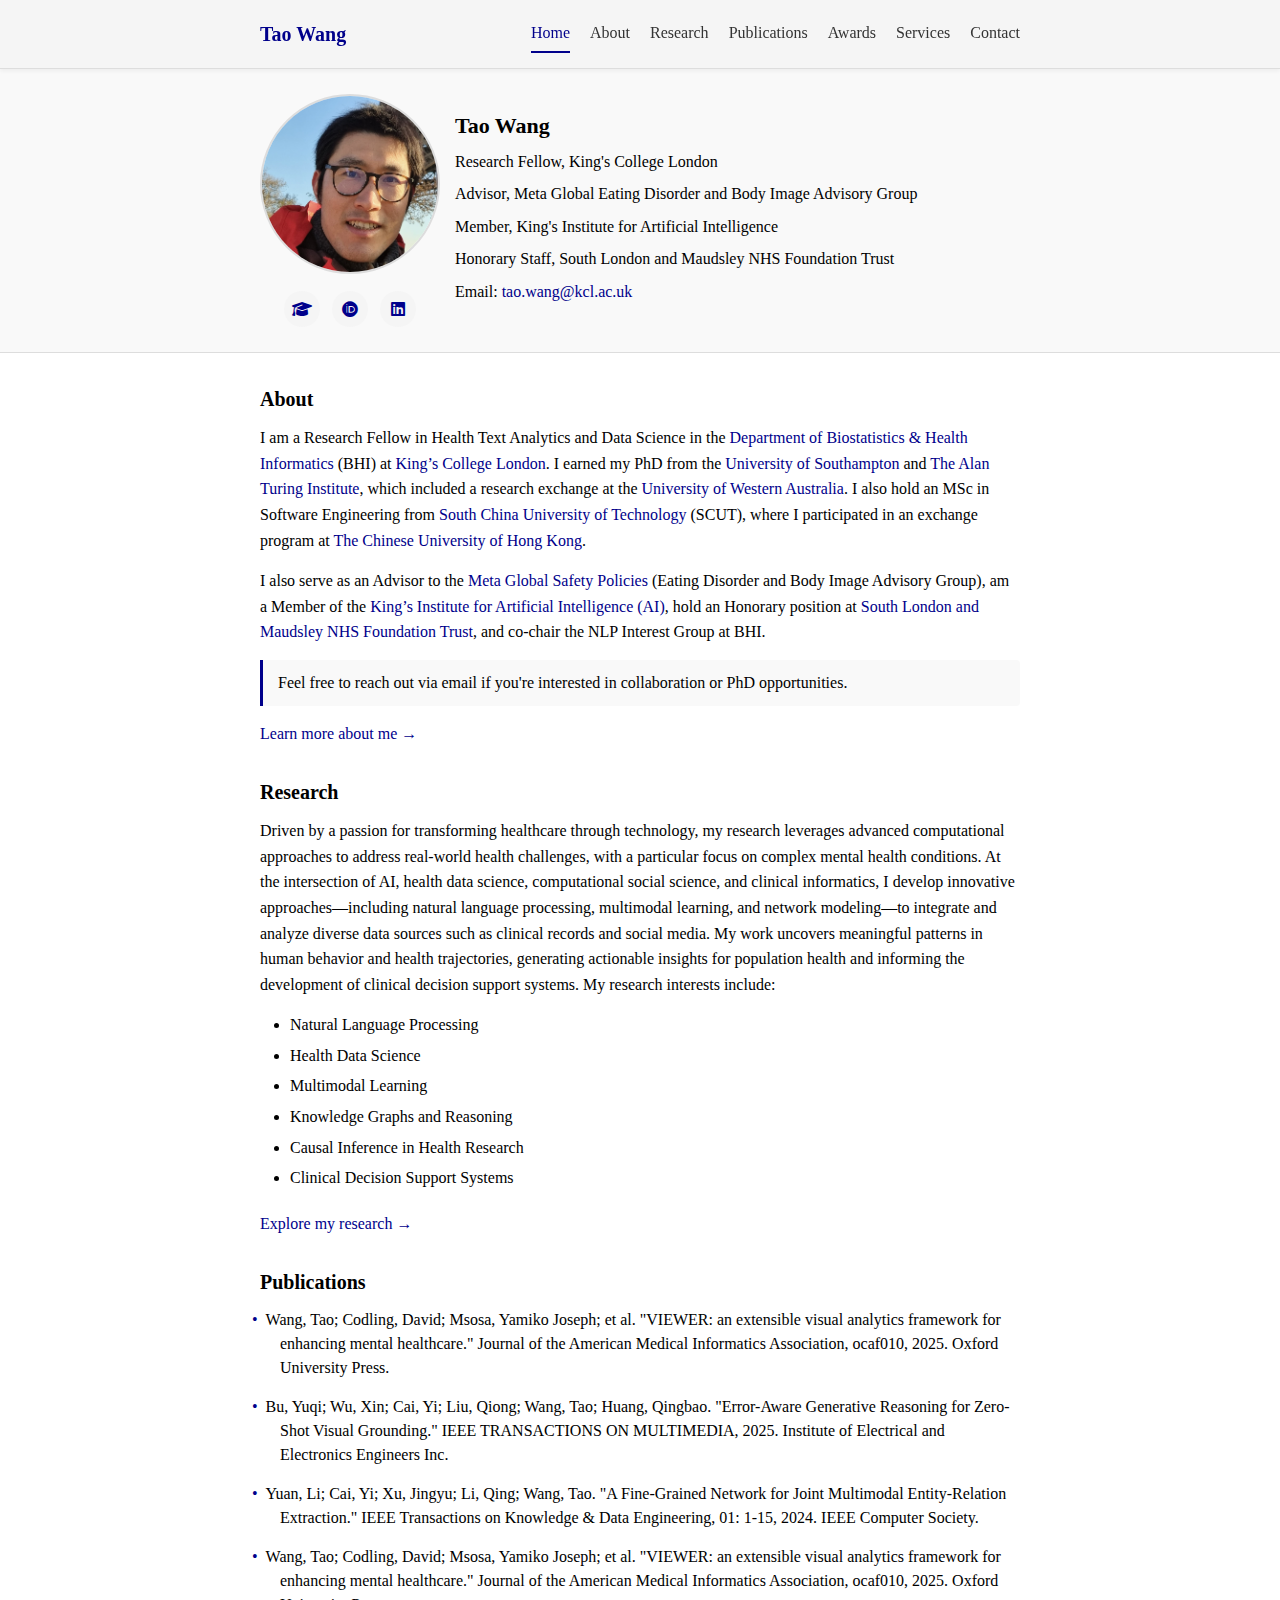
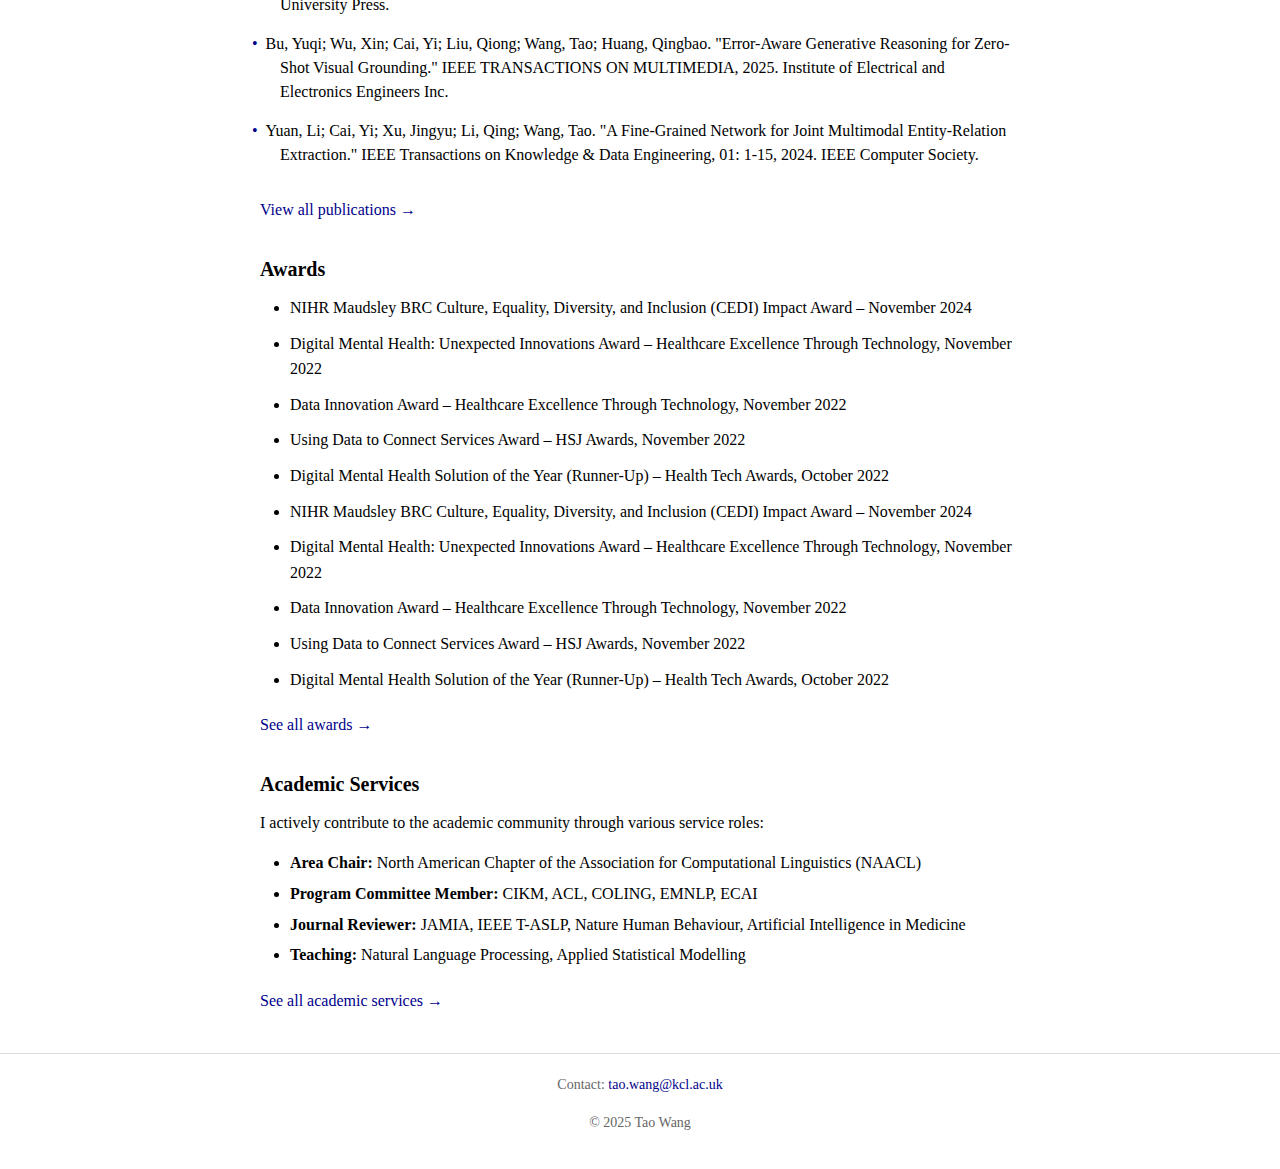
<file: index.html>
<!DOCTYPE html>
<html lang="en">
<head>
    <meta charset="UTF-8">
    <meta name="viewport" content="width=device-width, initial-scale=1.0">
    <title>Dr. Tao Wang | Health Text Analytics & Data Science Researcher</title>
    <meta name="description" content="Dr. Tao Wang is a Research Fellow in Health Text Analytics and Data Science at King's College London, specializing in clinical NLP and healthcare AI.">
    <meta name="keywords" content="Tao Wang, Clinical NLP, Health Data Science, AI in Healthcare, King's College London, Medical AI">
    <meta name="author" content="Tao Wang">
    
    <!-- Open Graph / Social Media -->
    <meta property="og:title" content="Dr. Tao Wang | Health Text Analytics & Data Science">
    <meta property="og:description" content="Research Fellow at King's College London specializing in clinical NLP and healthcare AI.">
    <meta property="og:type" content="website">
    <meta property="og:url" content="https://yourwebsite.com">
    
    <link rel="stylesheet" href="assets/css/style.css">
    <link rel="stylesheet" href="https://cdnjs.cloudflare.com/ajax/libs/font-awesome/6.5.1/css/all.min.css">
    <script src="assets/js/main.js" defer></script>
</head>
<body>
    <nav class="top-nav">
        <div class="nav-container container">
            <a href="index.html" class="brand">Tao Wang</a>
            <ul class="nav-links">
                <li><a href="index.html" class="active">Home</a></li>
                <li><a href="#about">About</a></li>
                <li><a href="#research">Research</a></li>
                <li><a href="#publications">Publications</a></li>
                <li><a href="#awards">Awards</a></li>
                <li><a href="#services">Services</a></li>
                <li><a href="mailto:tao.wang@kcl.ac.uk">Contact</a></li>
            </ul>
        </div>
    </nav>
    
    <section class="hero">
        <div class="hero-content container">
            <div class="profile-image-container">
                <img src="assets/img/profile.jpg" alt="Tao Wang" class="profile-image">
                <div class="profile-links">
                    <a href="https://scholar.google.com/citations?user=zaZOPWsAAAAJ" target="_blank" title="Google Scholar">
                        <i class="fas fa-graduation-cap"></i>
                    </a>
                    <a href="https://orcid.org/0000-0002-0437-0557" target="_blank" title="ORCID">
                        <i class="fab fa-orcid"></i>
                    </a>
                    <a href="https://www.linkedin.com/in/tao-wang-uk/" target="_blank" title="LinkedIn">
                        <i class="fab fa-linkedin"></i>
                    </a>
                </div>
            </div>
            <div class="profile-info">
                <h1>Tao Wang</h1>
                <p>Research Fellow, King's College London</p>
                <p>Advisor, Meta Global Eating Disorder and Body Image Advisory Group</p>
                <p>Member, King's Institute for Artificial Intelligence</p>
                <p>Honorary Staff, South London and Maudsley NHS Foundation Trust</p>
                <p>Email: <a href="mailto:tao.wang@kcl.ac.uk">tao.wang@kcl.ac.uk</a></p>
                
            </div>
        </div>
    </section>
    
    <main class="main-content">
        <section id="about">
            <h2>About</h2>
            <p>I am a Research Fellow in Health Text Analytics and Data Science in the <a href="https://www.kcl.ac.uk/bhi">Department of Biostatistics & Health Informatics</a> (BHI) at <a href="https://www.kcl.ac.uk">King’s College London</a>. I earned my PhD from the <a href="https://www.southampton.ac.uk"> University of Southampton</a> and <a href="https://www.turing.ac.uk">The Alan Turing Institute</a>, which included a research exchange at the <a href="https://www.uwa.edu.au">University of Western Australia</a>. I also hold an MSc in Software Engineering from <a href="https://www.scut.edu.cn/en/">South China University of Technology</a> (SCUT), where I participated in an exchange program at <a href="https://www.cuhk.edu.hk/english/index.html">The Chinese University of Hong Kong</a>.</p>
                
            <p>I also serve as an Advisor to the <a href="https://about.meta.com/actions/safety/topics/safety-basics/policies/">Meta Global Safety Policies</a> (Eating Disorder and Body Image Advisory Group), am a Member of the <a href="https://www.kcl.ac.uk/ai">King’s Institute for Artificial Intelligence (AI)</a>, hold an Honorary position at <a href="https://slam.nhs.uk">South London and Maudsley NHS Foundation Trust</a>, and co-chair the NLP Interest Group at BHI.</p>
            <p style="color: red;">Feel free to reach out via email if you're interested in collaboration or PhD opportunities.</p>

            <p><a href="components/about.html">Learn more about me →</a></p>

        </section>
        
        <section id="research">
            <h2>Research</h2>
            <p>Driven by a passion for transforming healthcare through technology, my research leverages advanced computational approaches to address real-world health challenges, with a particular focus on complex mental health conditions. At the intersection of AI, health data science, computational social science, and clinical informatics, I develop innovative approaches—including natural language processing, multimodal learning, and network modeling—to integrate and analyze diverse data sources such as clinical records and social media. My work uncovers meaningful patterns in human behavior and health trajectories, generating actionable insights for population health and informing the development of clinical decision support systems. My research interests include:</p>
            <ul>
                <li>Natural Language Processing</li>
                <li>Health Data Science</li>
                <li>Multimodal Learning</li>
                <li>Knowledge Graphs and Reasoning</li>
                <li>Causal Inference in Health Research</li>
                <li>Clinical Decision Support Systems</li>
            </ul>
            <p><a href="components/research.html">Explore my research →</a></p>
        </section>
        
        <section id="publications">
            <h2>Publications</h2>
            <ul id="recent-publications" class="publication-list">
                <!-- Publications will be loaded dynamically -->
            </ul>
            <p><a href="components/publications.html">View all publications →</a></p>
        </section>
        
        <section id="awards">
            <h2>Awards</h2>
            <ul id="recent-awards" class="awards-list">
                <!-- Awards will be loaded dynamically -->
            </ul>
            <p><a href="components/awards.html">See all awards →</a></p>
        </section>
        
        <section id="services">
            <h2>Academic Services</h2>
            <p>I actively contribute to the academic community through various service roles:</p>
            <ul>
                <li><strong>Area Chair:</strong> North American Chapter of the Association for Computational Linguistics (NAACL)</li>
                <li><strong>Program Committee Member:</strong> CIKM, ACL, COLING, EMNLP, ECAI</li>
                <li><strong>Journal Reviewer:</strong> JAMIA, IEEE T-ASLP, Nature Human Behaviour, Artificial Intelligence in Medicine</li>
                <li><strong>Teaching:</strong> Natural Language Processing, Applied Statistical Modelling</li>
            </ul>
            <p><a href="components/services.html">See all academic services →</a></p>
        </section>
    </main>

    <footer>
        <p>Contact: <a href="mailto:tao.wang@kcl.ac.uk">tao.wang@kcl.ac.uk</a></p>
        <p>© 2025 Tao Wang</p>
    </footer>
    <script src="assets/js/main.js"></script>
</body>
</html>
</file>
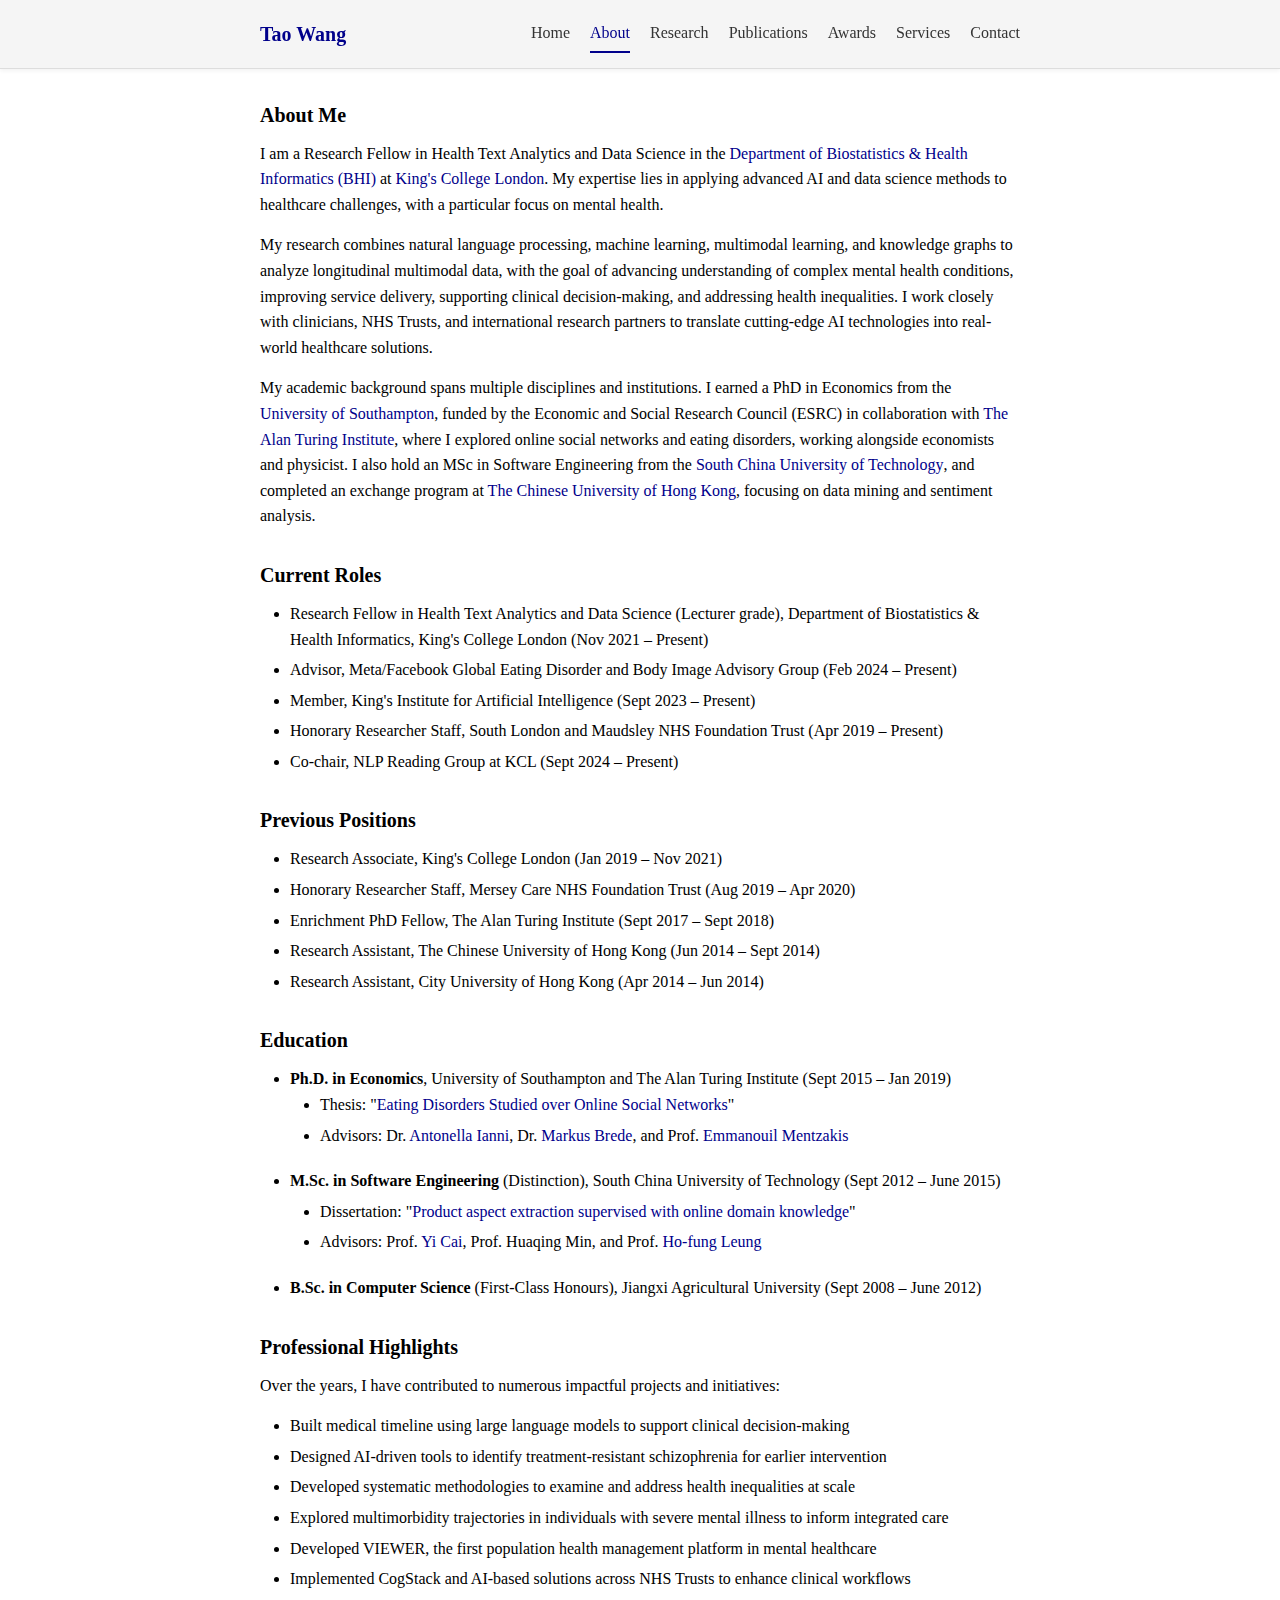
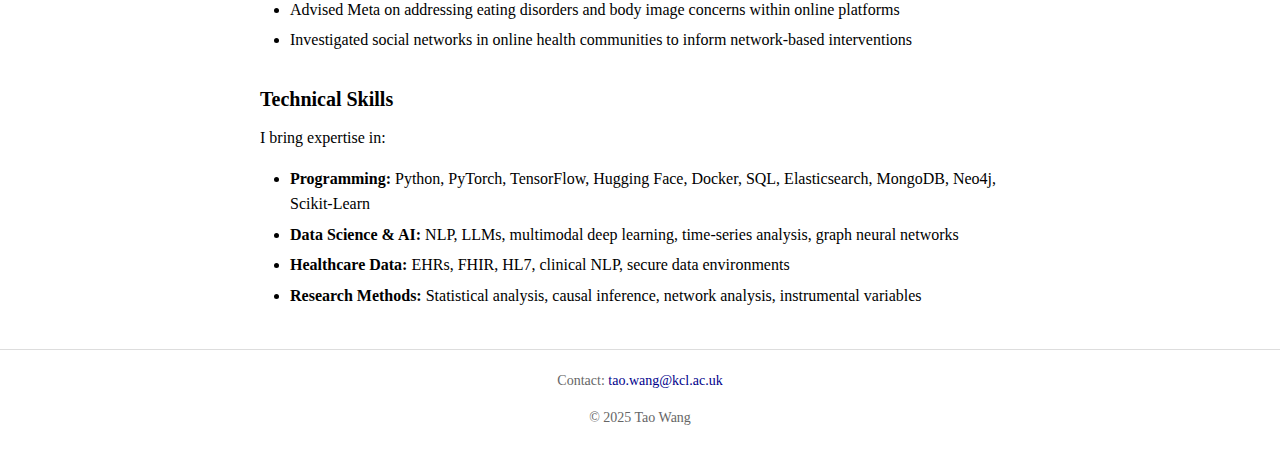
<file: components/about.html>
<!DOCTYPE html>
<html lang="en">
<head>
    <meta charset="UTF-8">
    <meta name="viewport" content="width=device-width, initial-scale=1.0">
    <title>About - Tao Wang</title>
    <link rel="stylesheet" href="../assets/css/style.css">
    <link rel="stylesheet" href="https://cdnjs.cloudflare.com/ajax/libs/font-awesome/6.5.1/css/all.min.css">
</head>
<body>
    <nav class="top-nav">
        <div class="nav-container container">
            <a href="../index.html" class="brand">Tao Wang</a>
            <ul class="nav-links">
                <li><a href="../index.html">Home</a></li>
                <li><a href="about.html" class="active">About</a></li>
                <li><a href="research.html">Research</a></li>
                <li><a href="publications.html">Publications</a></li>
                <li><a href="awards.html">Awards</a></li>
                <li><a href="services.html">Services</a></li>
                <li><a href="mailto:tao.wang@kcl.ac.uk">Contact</a></li>
            </ul>
        </div>
    </nav>

    <main class="main-content">
        <h2>About Me</h2>
        <p>I am a Research Fellow in Health Text Analytics and Data Science in the <a href="https://www.kcl.ac.uk/bhi">Department of Biostatistics & Health Informatics (BHI)</a> at <a href="https://www.kcl.ac.uk">King's College London</a>. My expertise lies in applying advanced AI and data science methods to healthcare challenges, with a particular focus on mental health.</p>
        
        <p>My research combines natural language processing, machine learning, multimodal learning, and knowledge graphs to analyze longitudinal multimodal data, with the goal of advancing understanding of complex mental health conditions, improving service delivery, supporting clinical decision-making, and addressing health inequalities. I work closely with clinicians, NHS Trusts, and international research partners to translate cutting-edge AI technologies into real-world healthcare solutions.</p>

        <p>My academic background spans multiple disciplines and institutions. I earned a PhD in Economics from the <a href="https://www.southampton.ac.uk">University of Southampton</a>, funded by the Economic and Social Research Council (ESRC) in collaboration with <a href="https://www.turing.ac.uk">The Alan Turing Institute</a>, where I explored online social networks and eating disorders, working alongside economists and physicist. I also hold an MSc in Software Engineering from the <a href="https://www.scut.edu.cn/en/">South China University of Technology</a>, and completed an exchange program at <a href="https://www.cuhk.edu.hk/english/index.html">The Chinese University of Hong Kong</a>, focusing on data mining and sentiment analysis.</p>
        
        
        <h2>Current Roles</h2>
        <ul>
            <li>Research Fellow in Health Text Analytics and Data Science (Lecturer grade), Department of Biostatistics & Health Informatics, King's College London (Nov 2021 – Present)</li>
            <li>Advisor, Meta/Facebook Global Eating Disorder and Body Image Advisory Group (Feb 2024 – Present)</li>
            <li>Member, King's Institute for Artificial Intelligence (Sept 2023 – Present)</li>
            <li>Honorary Researcher Staff, South London and Maudsley NHS Foundation Trust (Apr 2019 – Present)</li>
            <li>Co-chair, NLP Reading Group at KCL (Sept 2024 – Present)</li>
        </ul>
        
        <h2>Previous Positions</h2>
        <ul>
            <li>Research Associate, King's College London (Jan 2019 – Nov 2021)</li>
            <li>Honorary Researcher Staff, Mersey Care NHS Foundation Trust (Aug 2019 – Apr 2020)</li>
            <li>Enrichment PhD Fellow, The Alan Turing Institute (Sept 2017 – Sept 2018)</li>
            <li>Research Assistant, The Chinese University of Hong Kong (Jun 2014 – Sept 2014)</li>
            <li>Research Assistant, City University of Hong Kong (Apr 2014 – Jun 2014)</li>
        </ul>

        <h2>Education</h2>
        <ul>
            <li><strong>Ph.D. in Economics</strong>, University of Southampton and The Alan Turing Institute (Sept 2015 – Jan 2019)
                <ul>
                    <li>Thesis: "<a href="https://eprints.soton.ac.uk/437711/1/Thesis.pdf">Eating Disorders Studied over Online Social Networks</a>"</li>
                    <li>Advisors: Dr. <a href="https://www.southampton.ac.uk/people/5wzhf5/doctor-antonella-ianni">Antonella Ianni</a>, Dr. <a href="https://www.southampton.ac.uk/people/5x8lyf/doctor-markus-brede">Markus Brede</a>, and Prof. <a href="https://www.citystgeorges.ac.uk/about/people/academics/emmanouil-mentzakis">Emmanouil Mentzakis</a></li>
                </ul>
            </li>
            <li><strong>M.Sc. in Software Engineering</strong> (Distinction), South China University of Technology (Sept 2012 – June 2015)</li>
            <ul>
                <li>Dissertation: "<a href="https://www.sciencedirect.com/science/article/abs/pii/S0950705114002081">Product aspect extraction supervised with online domain knowledge</a>"</li>
                <li>Advisors: Prof. <a href="https://www2.scut.edu.cn/software_en/2018/1130/c20555a297464/page.htm">Yi Cai</a>, Prof. Huaqing Min, and Prof. <a href="https://www.cse.cuhk.edu.hk/~lhf/">Ho-fung Leung</a></li>
            </ul>
            
            <li><strong>B.Sc. in Computer Science</strong> (First-Class Honours), Jiangxi Agricultural University (Sept 2008 – June 2012)</li>
        </ul>


        <h2>Professional Highlights</h2>
        <p>Over the years, I have contributed to numerous impactful projects and initiatives:</p>
        <ul>
            <li>Built medical timeline using large language models to support clinical decision-making</li>
            <li>Designed AI-driven tools to identify treatment-resistant schizophrenia for earlier intervention</li>
            <li>Developed systematic methodologies to examine and address health inequalities at scale</li>
            <li>Explored multimorbidity trajectories in individuals with severe mental illness to inform integrated care</li>
            <li>Developed VIEWER, the first population health management platform in mental healthcare</li>
            <li>Implemented CogStack and AI-based solutions across NHS Trusts to enhance clinical workflows</li>
            <li>Advised Meta on addressing eating disorders and body image concerns within online platforms</li>
            <li>Investigated social networks in online health communities to inform network-based interventions</li>
        </ul>

        <h2>Technical Skills</h2>
        <p>I bring expertise in:</p>
        <ul>
            <li><strong>Programming:</strong> Python, PyTorch, TensorFlow, Hugging Face, Docker, SQL, Elasticsearch, MongoDB, Neo4j, Scikit-Learn</li>
            <li><strong>Data Science & AI:</strong> NLP, LLMs, multimodal deep learning, time-series analysis, graph neural networks</li>
            <li><strong>Healthcare Data:</strong> EHRs, FHIR, HL7, clinical NLP, secure data environments</li>
            <li><strong>Research Methods:</strong> Statistical analysis, causal inference, network analysis, instrumental variables</li>
        </ul>

        <!-- <h2>Services</h2>
        <ul>
            <li><strong>Area Chair:</strong> NAACL</li>
            <li><strong>Program Committee Member:</strong> CIKM, ACL, COLING, EMNLP, ECAI, APWeb-WAIM</li>
            <li><strong>Reviewer:</strong> JAMIA, IEEE T-ASLP, Neurocomputing, Nature Human Behaviour, Artificial Intelligence in Medicine, BMJ Open, Neural Network, ACM Multimedia</li>
            <li><strong>Teaching:</strong> Natural Language Processing, Applied Statistical Modelling & Health Informatics</li>
            <li><strong>Mentorship:</strong> PhD students, MSc students, pre-doctoral clinical research fellows</li>
        </ul> -->
    </main>
    <footer>
        <p>Contact: <a href="mailto:tao.wang@kcl.ac.uk">tao.wang@kcl.ac.uk</a></p>
        <p>© 2025 Tao Wang</p>
    </footer>
    <script src="../assets/js/main.js"></script>
</body>
</html>
</file>
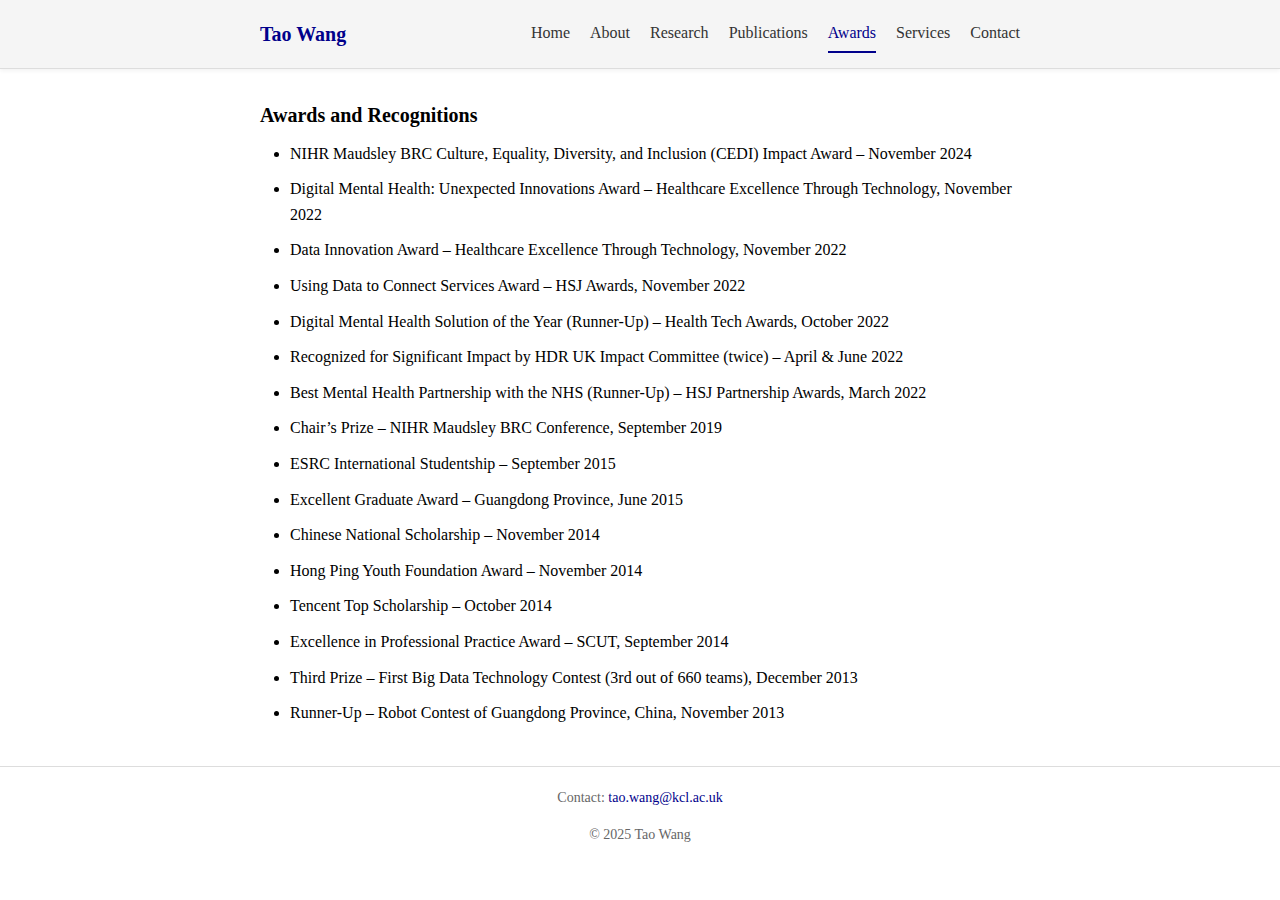
<file: components/awards.html>
<!DOCTYPE html>
<html lang="en">
<head>
    <meta charset="UTF-8">
    <meta name="viewport" content="width=device-width, initial-scale=1.0">
    <title>Awards and Recognitions - Tao Wang</title>
    <link rel="stylesheet" href="../assets/css/style.css">
    <link rel="stylesheet" href="https://cdnjs.cloudflare.com/ajax/libs/font-awesome/6.5.1/css/all.min.css">
</head>
<body>
    <nav class="top-nav">
        <div class="nav-container container">
            <a href="../index.html" class="brand">Tao Wang</a>
            <ul class="nav-links">
                <li><a href="../index.html">Home</a></li>
                <li><a href="about.html">About</a></li>
                <li><a href="research.html">Research</a></li>
                <li><a href="publications.html">Publications</a></li>
                <li><a href="awards.html" class="active">Awards</a></li>
                <li><a href="services.html">Services</a></li>
                <li><a href="mailto:tao.wang@kcl.ac.uk">Contact</a></li>
            </ul>
        </div>
    </nav>
    
    <main class="main-content">
        <h2>Awards and Recognitions</h2>
        <ul class="awards-list">
            <li>NIHR Maudsley BRC Culture, Equality, Diversity, and Inclusion (CEDI) Impact Award – November 2024</li>
            <li>Digital Mental Health: Unexpected Innovations Award – Healthcare Excellence Through Technology, November 2022</li>
            <li>Data Innovation Award – Healthcare Excellence Through Technology, November 2022</li>
            <li>Using Data to Connect Services Award – HSJ Awards, November 2022</li>
            <li>Digital Mental Health Solution of the Year (Runner-Up) – Health Tech Awards, October 2022</li>
            <li>Recognized for Significant Impact by HDR UK Impact Committee (twice) – April & June 2022</li>
            <li>Best Mental Health Partnership with the NHS (Runner-Up) – HSJ Partnership Awards, March 2022</li>
            <li>Chair’s Prize – NIHR Maudsley BRC Conference, September 2019</li>
            <li>ESRC International Studentship – September 2015</li>
            <li>Excellent Graduate Award – Guangdong Province, June 2015</li>
            <li>Chinese National Scholarship – November 2014</li>
            <li>Hong Ping Youth Foundation Award – November 2014</li>
            <li>Tencent Top Scholarship – October 2014</li>
            <li>Excellence in Professional Practice Award – SCUT, September 2014</li>
            <li>Third Prize – First Big Data Technology Contest (3rd out of 660 teams), December 2013</li>
            <li>Runner-Up – Robot Contest of Guangdong Province, China, November 2013</li>
        </ul>
    </main>
    
    <footer>
        <p>Contact: <a href="mailto:tao.wang@kcl.ac.uk">tao.wang@kcl.ac.uk</a></p>
        <p>© 2025 Tao Wang</p>
    </footer>
    <script src="../assets/js/main.js"></script>
</body>
</html>
</file>
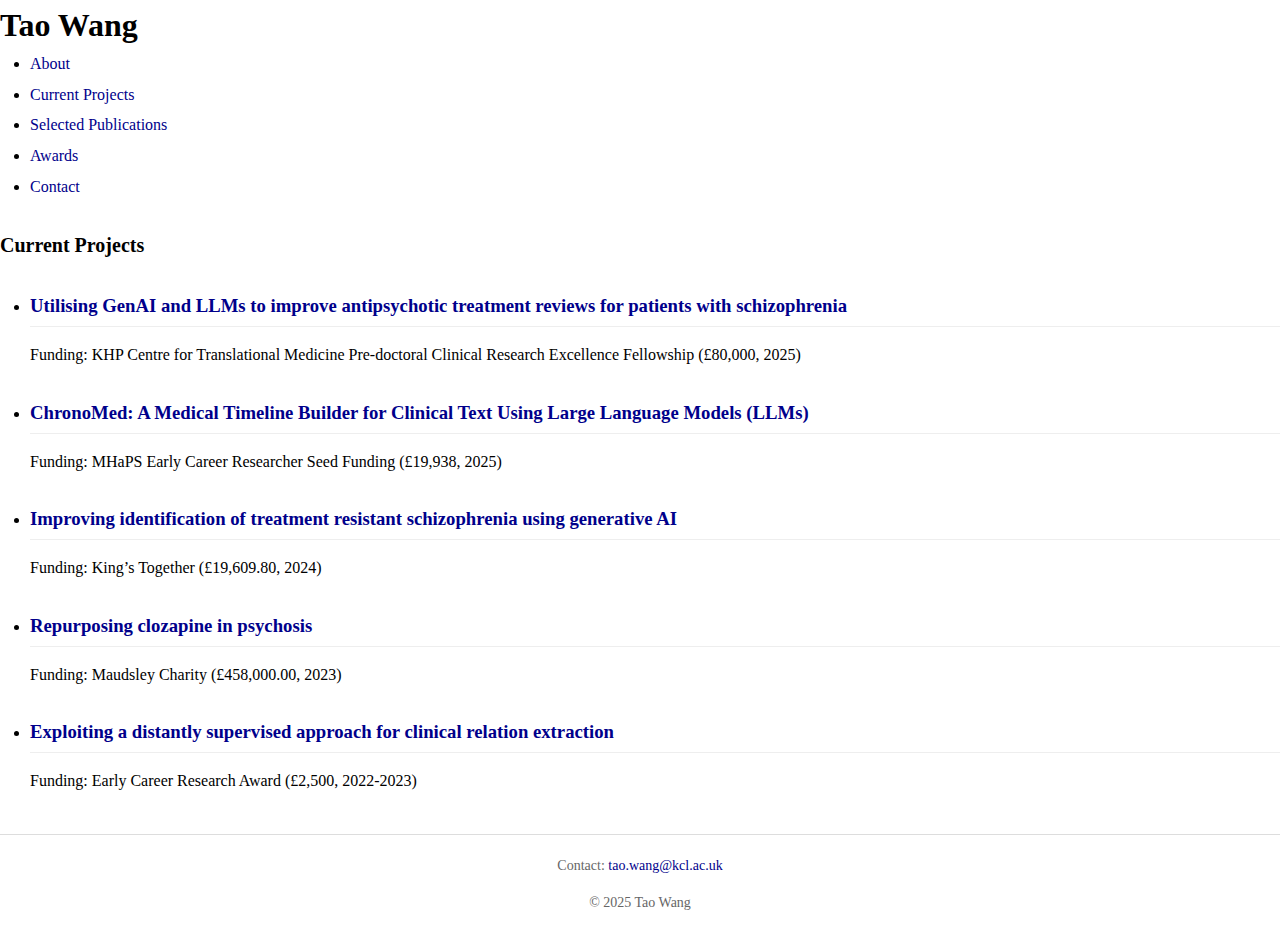
<file: components/projects.html>
<!DOCTYPE html>
<html lang="en">
<head>
    <meta charset="UTF-8">
    <meta name="viewport" content="width=device-width, initial-scale=1.0">
    <title>Current Projects - Tao Wang</title>
    <link rel="stylesheet" href="../assets/css/style.css">
</head>
<body>
    <header>
        <h1>Tao Wang</h1>
        <nav>
            <ul>
                <li><a href="about.html">About</a></li>
                <li><a href="projects.html">Current Projects</a></li>
                <li><a href="publications.html">Selected Publications</a></li>
                <li><a href="awards.html">Awards</a></li>
                <li><a href="mailto:tao.wang@kcl.ac.uk">Contact</a></li>
            </ul>
        </nav>
    </header>
    
    <main>
        <section>
            <h2>Current Projects</h2>
            <ul>
                <li>
                    <h3>Utilising GenAI and LLMs to improve antipsychotic treatment reviews for patients with schizophrenia</h3>
                    <p>Funding: KHP Centre for Translational Medicine Pre-doctoral Clinical Research Excellence Fellowship (£80,000, 2025)</p>
                </li>
                <li>
                    <h3>ChronoMed: A Medical Timeline Builder for Clinical Text Using Large Language Models (LLMs)</h3>
                    <p>Funding: MHaPS Early Career Researcher Seed Funding (£19,938, 2025)</p>
                </li>
                <li>
                    <h3>Improving identification of treatment resistant schizophrenia using generative AI</h3>
                    <p>Funding: King’s Together (£19,609.80, 2024)</p>
                </li>
                <li>
                    <h3>Repurposing clozapine in psychosis</h3>
                    <p>Funding: Maudsley Charity (£458,000.00, 2023)</p>
                </li>
                <li>
                    <h3>Exploiting a distantly supervised approach for clinical relation extraction</h3>
                    <p>Funding: Early Career Research Award (£2,500, 2022-2023)</p>
                </li>
            </ul>
        </section>
    </main>

    <footer>
        <p>Contact: <a href="mailto:tao.wang@kcl.ac.uk">tao.wang@kcl.ac.uk</a></p>
        <p>© 2025 Tao Wang</p>
    </footer>

    <script src="../assets/js/main.js"></script>
</body>
</html>
</file>
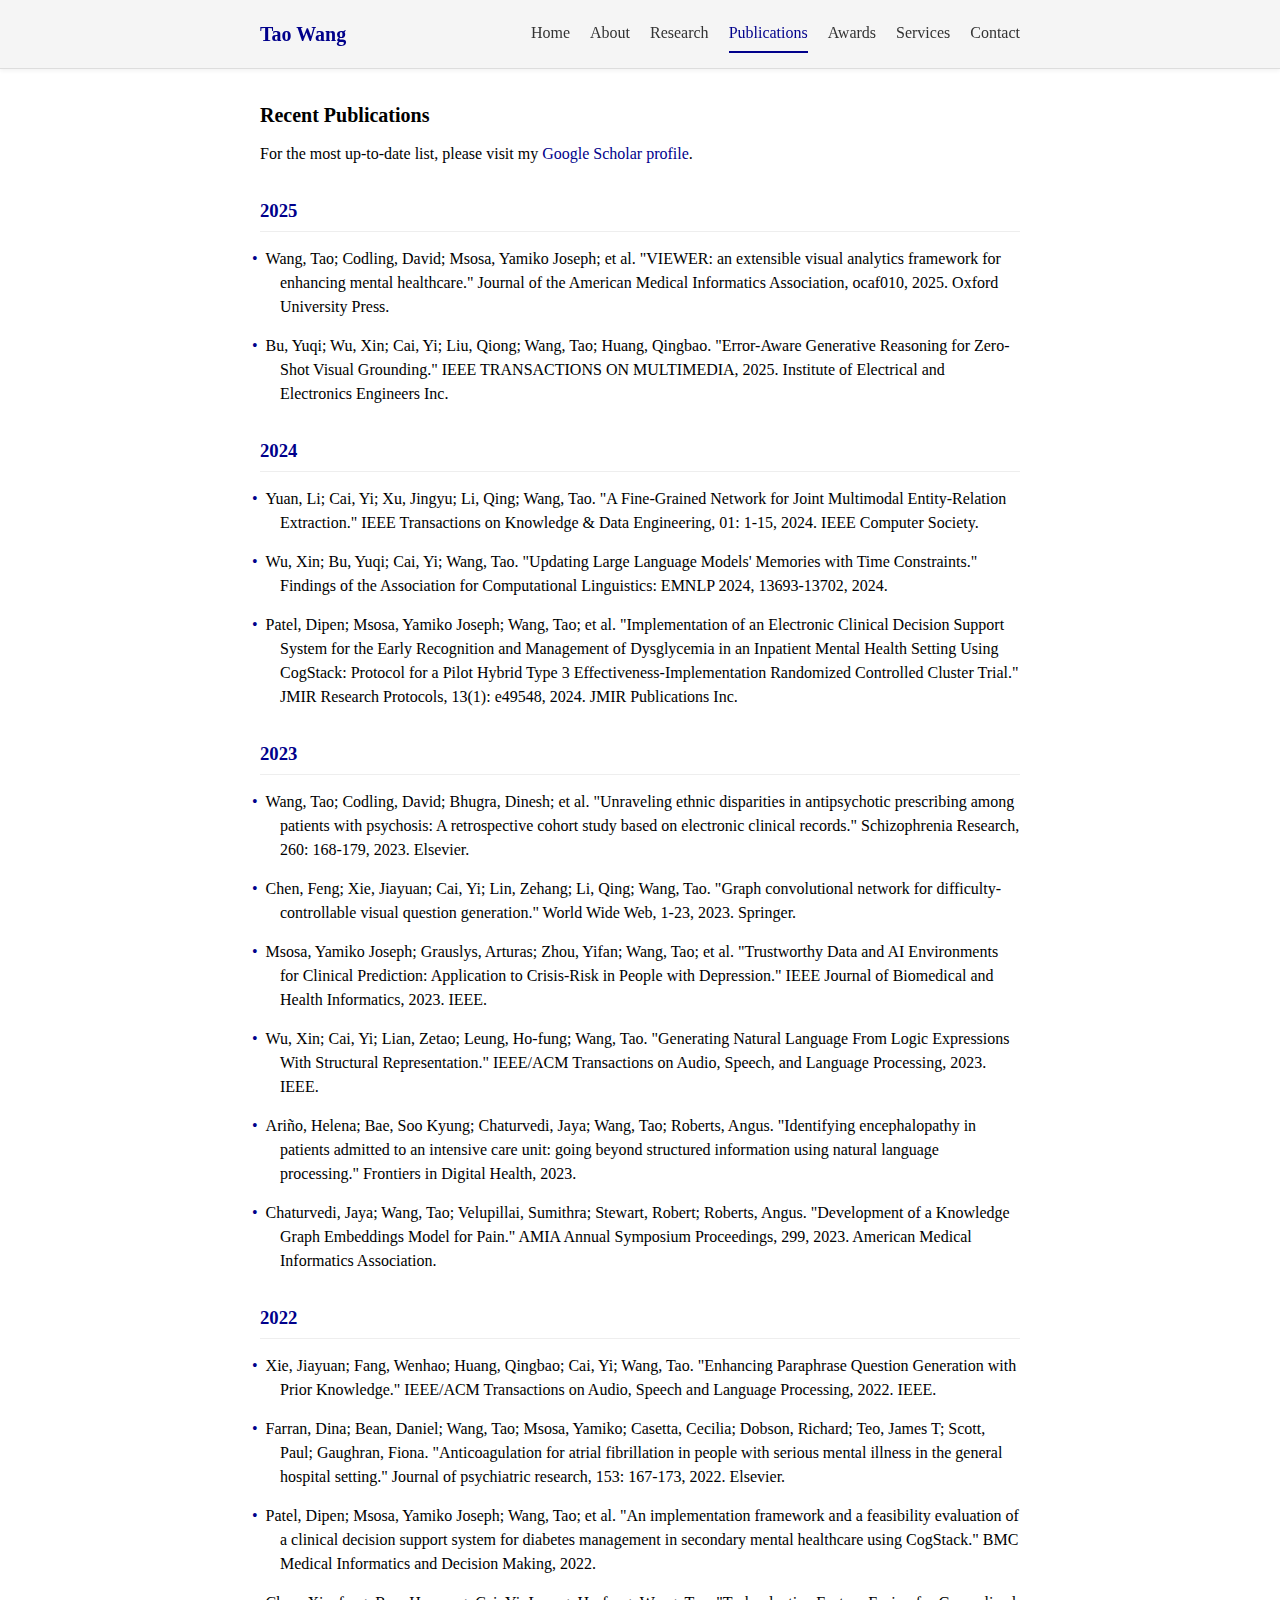
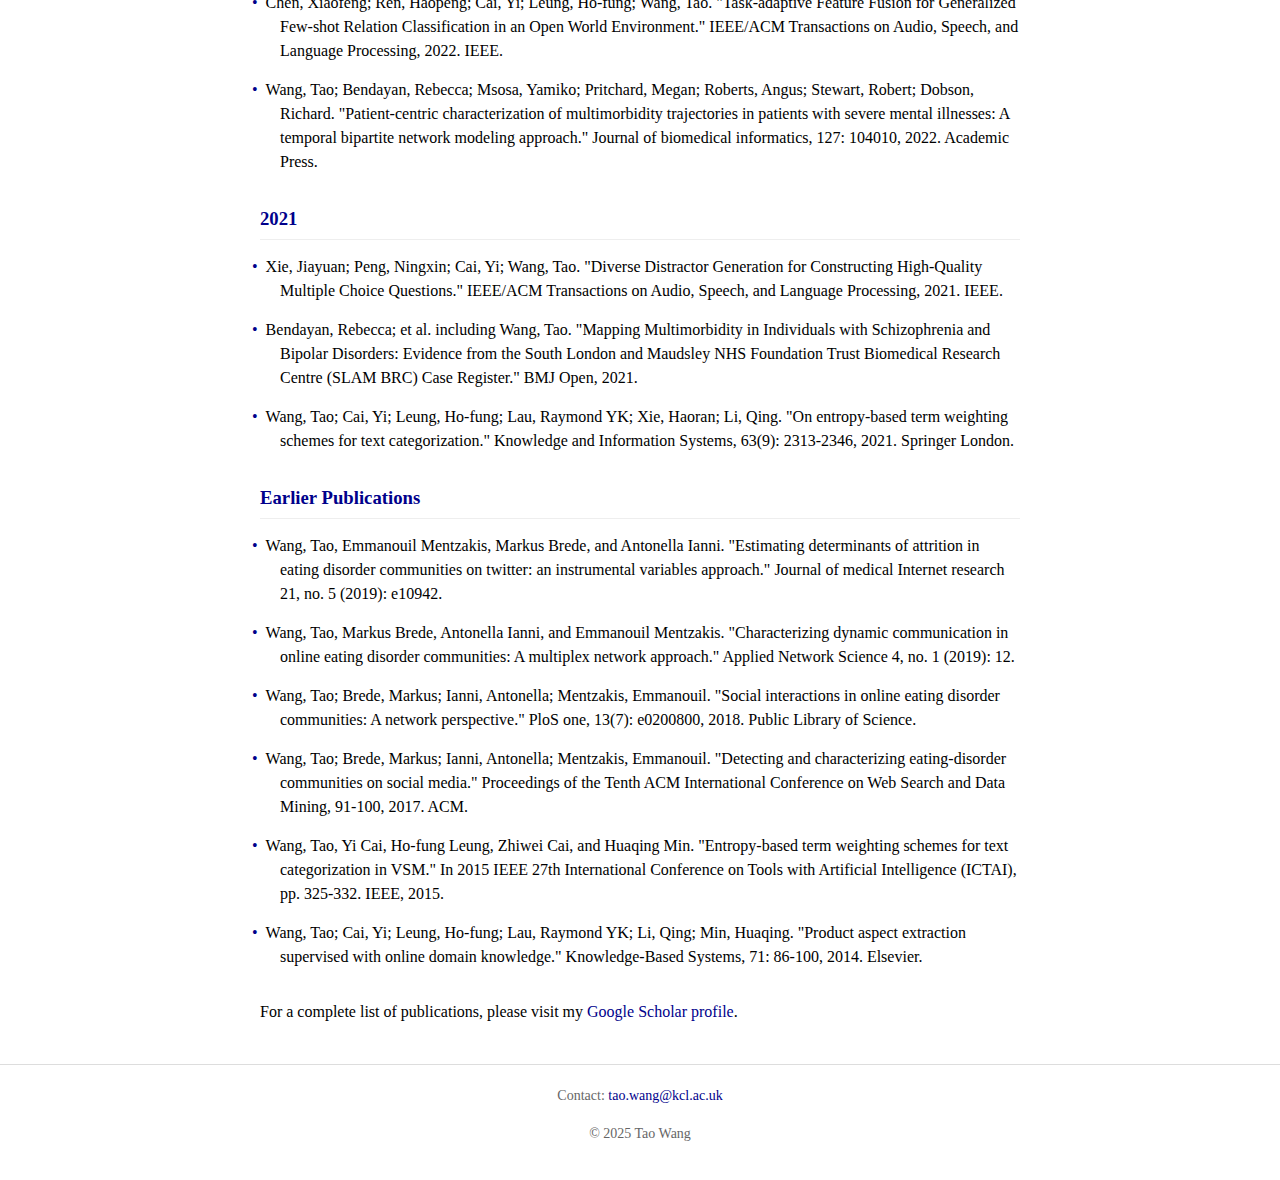
<file: components/publications.html>
<!DOCTYPE html>
<html lang="en">
<head>
    <meta charset="UTF-8">
    <meta name="viewport" content="width=device-width, initial-scale=1.0">
    <title>Publications - Tao Wang</title>
    <link rel="stylesheet" href="../assets/css/style.css">
    <link rel="stylesheet" href="https://cdnjs.cloudflare.com/ajax/libs/font-awesome/6.5.1/css/all.min.css">
</head>
<body>
    <nav class="top-nav">
        <div class="nav-container container">
            <a href="../index.html" class="brand">Tao Wang</a>
            <ul class="nav-links">
                <li><a href="../index.html">Home</a></li>
                <li><a href="about.html">About</a></li>
                <li><a href="research.html">Research</a></li>
                <li><a href="publications.html" class="active">Publications</a></li>
                <li><a href="awards.html">Awards</a></li>
                <li><a href="services.html">Services</a></li>
                <li><a href="mailto:tao.wang@kcl.ac.uk">Contact</a></li>
            </ul>
        </div>
    </nav>
    
    <main class="main-content">
        <h2>Recent Publications</h2>
        <p>For the most up-to-date list, please visit my <a href="https://scholar.google.com/citations?user=zaZOPWsAAAAJ" target="_blank">Google Scholar profile</a>.</p>
        
        <h3>2025</h3>
        <ul class="publication-list">
            <li>Wang, Tao; Codling, David; Msosa, Yamiko Joseph; et al. "VIEWER: an extensible visual analytics framework for enhancing mental healthcare." Journal of the American Medical Informatics Association, ocaf010, 2025. Oxford University Press.</li>
            <li>Bu, Yuqi; Wu, Xin; Cai, Yi; Liu, Qiong; Wang, Tao; Huang, Qingbao. "Error-Aware Generative Reasoning for Zero-Shot Visual Grounding." IEEE TRANSACTIONS ON MULTIMEDIA, 2025. Institute of Electrical and Electronics Engineers Inc.</li>
        </ul>
        
        <h3>2024</h3>
        <ul class="publication-list">
            <li>Yuan, Li; Cai, Yi; Xu, Jingyu; Li, Qing; Wang, Tao. "A Fine-Grained Network for Joint Multimodal Entity-Relation Extraction." IEEE Transactions on Knowledge & Data Engineering, 01: 1-15, 2024. IEEE Computer Society.</li>
            <li>Wu, Xin; Bu, Yuqi; Cai, Yi; Wang, Tao. "Updating Large Language Models' Memories with Time Constraints." Findings of the Association for Computational Linguistics: EMNLP 2024, 13693-13702, 2024.</li>
            <li>Patel, Dipen; Msosa, Yamiko Joseph; Wang, Tao; et al. "Implementation of an Electronic Clinical Decision Support System for the Early Recognition and Management of Dysglycemia in an Inpatient Mental Health Setting Using CogStack: Protocol for a Pilot Hybrid Type 3 Effectiveness-Implementation Randomized Controlled Cluster Trial." JMIR Research Protocols, 13(1): e49548, 2024. JMIR Publications Inc.</li>
        </ul>
        
        <h3>2023</h3>
        <ul class="publication-list">
            <li>Wang, Tao; Codling, David; Bhugra, Dinesh; et al. "Unraveling ethnic disparities in antipsychotic prescribing among patients with psychosis: A retrospective cohort study based on electronic clinical records." Schizophrenia Research, 260: 168-179, 2023. Elsevier.</li>
            <li>Chen, Feng; Xie, Jiayuan; Cai, Yi; Lin, Zehang; Li, Qing; Wang, Tao. "Graph convolutional network for difficulty-controllable visual question generation." World Wide Web, 1-23, 2023. Springer.</li>
            <li>Msosa, Yamiko Joseph; Grauslys, Arturas; Zhou, Yifan; Wang, Tao; et al. "Trustworthy Data and AI Environments for Clinical Prediction: Application to Crisis-Risk in People with Depression." IEEE Journal of Biomedical and Health Informatics, 2023. IEEE.</li>
            <li>Wu, Xin; Cai, Yi; Lian, Zetao; Leung, Ho-fung; Wang, Tao. "Generating Natural Language From Logic Expressions With Structural Representation." IEEE/ACM Transactions on Audio, Speech, and Language Processing, 2023. IEEE.</li>
            <li>Ariño, Helena; Bae, Soo Kyung; Chaturvedi, Jaya; Wang, Tao; Roberts, Angus. "Identifying encephalopathy in patients admitted to an intensive care unit: going beyond structured information using natural language processing." Frontiers in Digital Health, 2023.</li>
            <li>Chaturvedi, Jaya; Wang, Tao; Velupillai, Sumithra; Stewart, Robert; Roberts, Angus. "Development of a Knowledge Graph Embeddings Model for Pain." AMIA Annual Symposium Proceedings, 299, 2023. American Medical Informatics Association.</li>
        </ul>
        
        <h3>2022</h3>
        <ul class="publication-list">
            <li>Xie, Jiayuan; Fang, Wenhao; Huang, Qingbao; Cai, Yi; Wang, Tao. "Enhancing Paraphrase Question Generation with Prior Knowledge." IEEE/ACM Transactions on Audio, Speech and Language Processing, 2022. IEEE.</li>
            <li>Farran, Dina; Bean, Daniel; Wang, Tao; Msosa, Yamiko; Casetta, Cecilia; Dobson, Richard; Teo, James T; Scott, Paul; Gaughran, Fiona. "Anticoagulation for atrial fibrillation in people with serious mental illness in the general hospital setting." Journal of psychiatric research, 153: 167-173, 2022. Elsevier.</li>
            <li>Patel, Dipen; Msosa, Yamiko Joseph; Wang, Tao; et al. "An implementation framework and a feasibility evaluation of a clinical decision support system for diabetes management in secondary mental healthcare using CogStack." BMC Medical Informatics and Decision Making, 2022.</li>
            <li>Chen, Xiaofeng; Ren, Haopeng; Cai, Yi; Leung, Ho-fung; Wang, Tao. "Task-adaptive Feature Fusion for Generalized Few-shot Relation Classification in an Open World Environment." IEEE/ACM Transactions on Audio, Speech, and Language Processing, 2022. IEEE.</li>
            <li>Wang, Tao; Bendayan, Rebecca; Msosa, Yamiko; Pritchard, Megan; Roberts, Angus; Stewart, Robert; Dobson, Richard. "Patient-centric characterization of multimorbidity trajectories in patients with severe mental illnesses: A temporal bipartite network modeling approach." Journal of biomedical informatics, 127: 104010, 2022. Academic Press.</li>
        </ul>
        
        <h3>2021</h3>
        <ul class="publication-list">
            <li>Xie, Jiayuan; Peng, Ningxin; Cai, Yi; Wang, Tao. "Diverse Distractor Generation for Constructing High-Quality Multiple Choice Questions." IEEE/ACM Transactions on Audio, Speech, and Language Processing, 2021. IEEE.</li>
            <li>Bendayan, Rebecca; et al. including Wang, Tao. "Mapping Multimorbidity in Individuals with Schizophrenia and Bipolar Disorders: Evidence from the South London and Maudsley NHS Foundation Trust Biomedical Research Centre (SLAM BRC) Case Register." BMJ Open, 2021.</li>
            <li>Wang, Tao; Cai, Yi; Leung, Ho-fung; Lau, Raymond YK; Xie, Haoran; Li, Qing. "On entropy-based term weighting schemes for text categorization." Knowledge and Information Systems, 63(9): 2313-2346, 2021. Springer London.</li>
        </ul>
        
        <h3>Earlier Publications</h3>
        <ul class="publication-list">
            <li>Wang, Tao, Emmanouil Mentzakis, Markus Brede, and Antonella Ianni. "Estimating determinants of attrition in eating disorder communities on twitter: an instrumental variables approach." Journal of medical Internet research 21, no. 5 (2019): e10942.</li>
            <li>Wang, Tao, Markus Brede, Antonella Ianni, and Emmanouil Mentzakis. "Characterizing dynamic communication in online eating disorder communities: A multiplex network approach." Applied Network Science 4, no. 1 (2019): 12.</li>
            <li>Wang, Tao; Brede, Markus; Ianni, Antonella; Mentzakis, Emmanouil. "Social interactions in online eating disorder communities: A network perspective." PloS one, 13(7): e0200800, 2018. Public Library of Science.</li>
            <li>Wang, Tao; Brede, Markus; Ianni, Antonella; Mentzakis, Emmanouil. "Detecting and characterizing eating-disorder communities on social media." Proceedings of the Tenth ACM International Conference on Web Search and Data Mining, 91-100, 2017. ACM.</li>
            <li>Wang, Tao, Yi Cai, Ho-fung Leung, Zhiwei Cai, and Huaqing Min. "Entropy-based term weighting schemes for text categorization in VSM." In 2015 IEEE 27th International Conference on Tools with Artificial Intelligence (ICTAI), pp. 325-332. IEEE, 2015.</li>
            <li>Wang, Tao; Cai, Yi; Leung, Ho-fung; Lau, Raymond YK; Li, Qing; Min, Huaqing. "Product aspect extraction supervised with online domain knowledge." Knowledge-Based Systems, 71: 86-100, 2014. Elsevier.</li>
        </ul>
        
        <p>For a complete list of publications, please visit my <a href="https://scholar.google.com/citations?user=zaZOPWsAAAAJ" target="_blank">Google Scholar profile</a>.</p>
    </main>
    <footer>
        <p>Contact: <a href="mailto:tao.wang@kcl.ac.uk">tao.wang@kcl.ac.uk</a></p>
        <p>© 2025 Tao Wang</p>
    </footer>
    <script src="../assets/js/main.js"></script>
</body>
</html>
</file>
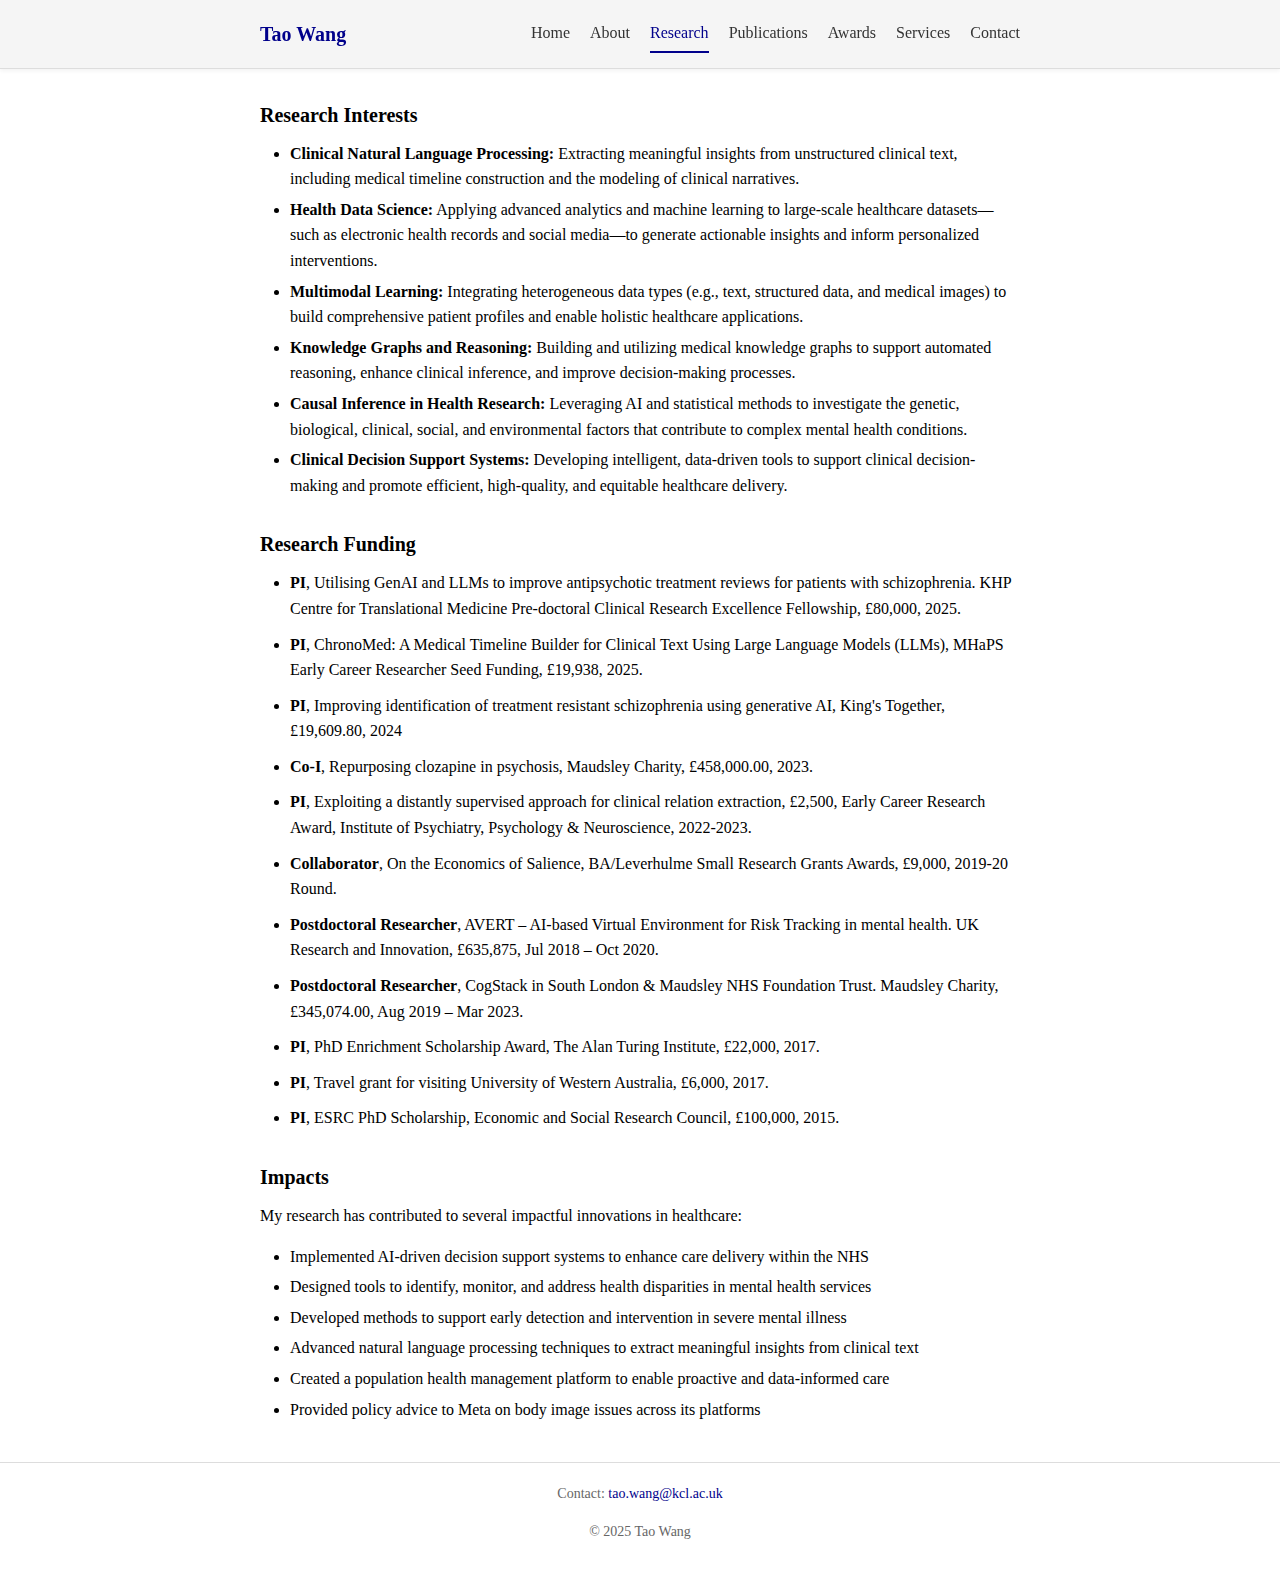
<file: components/research.html>
<!DOCTYPE html>
<html lang="en">
<head>
    <meta charset="UTF-8">
    <meta name="viewport" content="width=device-width, initial-scale=1.0">
    <title>Research - Tao Wang</title>
    <link rel="stylesheet" href="../assets/css/style.css">
</head>
<body>
    <nav class="top-nav">
        <div class="nav-container container">
            <a href="../index.html" class="brand">Tao Wang</a>
            <ul class="nav-links">
                <li><a href="../index.html">Home</a></li>
                <li><a href="about.html">About</a></li>
                <li><a href="research.html" class="active">Research</a></li>
                <li><a href="publications.html">Publications</a></li>
                <li><a href="awards.html">Awards</a></li>
                <li><a href="services.html">Services</a></li>
                <li><a href="mailto:tao.wang@kcl.ac.uk">Contact</a></li>
            </ul>
        </div>
    </nav>
    

    
    <main class="main-content">
        <h2>Research Interests</h2>
        <ul>
            <li><strong>Clinical Natural Language Processing:</strong> Extracting meaningful insights from unstructured clinical text, including medical timeline construction and the modeling of clinical narratives.</li>
            
            <li><strong>Health Data Science:</strong> Applying advanced analytics and machine learning to large-scale healthcare datasets—such as electronic health records and social media—to generate actionable insights and inform personalized interventions.</li>
            
            <li><strong>Multimodal Learning:</strong> Integrating heterogeneous data types (e.g., text, structured data, and medical images) to build comprehensive patient profiles and enable holistic healthcare applications.</li>
            
            <li><strong>Knowledge Graphs and Reasoning:</strong> Building and utilizing medical knowledge graphs to support automated reasoning, enhance clinical inference, and improve decision-making processes.</li>
            
            <li><strong>Causal Inference in Health Research:</strong> Leveraging AI and statistical methods to investigate the genetic, biological, clinical, social, and environmental factors that contribute to complex mental health conditions.</li>
            
            <li><strong>Clinical Decision Support Systems:</strong> Developing intelligent, data-driven tools to support clinical decision-making and promote efficient, high-quality, and equitable healthcare delivery.</li>
        </ul>

        <!-- <h2 id="current-projects">Current Research Projects</h2>
        
        <div class="project" id="viewer">
            <h3>VIEWER Framework: Visual Analytics for Mental Healthcare</h3>
            <p>VIEWER is an extensible visual analytics framework for enhancing mental healthcare delivery through population health management. This project combines natural language processing, data visualization, and clinical expertise to create a tool that enables clinicians to monitor care quality, identify trends, and address health inequalities.</p>
            <p><strong>Key achievements:</strong></p>
            <ul>
                <li>Development of a real-time dashboard for monitoring care quality across diverse mental health services</li>
                <li>Integration of NLP capabilities to extract meaningful insights from unstructured clinical notes</li>
                <li>Deployment in clinical settings with demonstrated impact on service improvement</li>
                <li>Award-winning platform recognized for its innovative approach to healthcare analytics</li>
            </ul>
        </div>

        <div class="project" id="chronomed">
            <h3>ChronoMed: Medical Timeline Extraction</h3>
            <p>ChronoMed is a medical timeline builder that extracts clinical events from electronic health records using large language models (LLMs). This project addresses the critical need to reconstruct patient journeys from unstructured clinical documentation, providing clinicians with a comprehensive view of a patient's medical history.</p>
            <p><strong>Key features:</strong></p>
            <ul>
                <li>Implementation of advanced LLMs for temporal information extraction</li>
                <li>Development of specialized prompting techniques for clinical text analysis</li>
                <li>Creation of visualization tools for intuitive timeline representation</li>
                <li>Integration with existing clinical systems for seamless workflow</li>
            </ul>
        </div>

        <div class="project" id="schizophrenia">
            <h3>Improving Identification of Treatment-Resistant Schizophrenia</h3>
            <p>This project utilizes generative AI to better identify and understand treatment resistance patterns in schizophrenia. By analyzing complex clinical data, including medication histories, symptom profiles, and treatment responses, we aim to develop better predictive models for treatment resistance.</p>
            <p><strong>Research goals:</strong></p>
            <ul>
                <li>Development of NLP models to extract medication information and treatment response indicators</li>
                <li>Creation of predictive algorithms to identify patients at risk of treatment resistance</li>
                <li>Analysis of clinical pathways to understand factors contributing to treatment resistance</li>
                <li>Implementation of decision support tools to guide clinical interventions</li>
            </ul>
        </div> -->

        <h2>Research Funding</h2>
        <ul class="awards-list">
            <li><strong>PI</strong>, Utilising GenAI and LLMs to improve antipsychotic treatment reviews for patients with schizophrenia. KHP Centre for Translational Medicine Pre-doctoral Clinical Research Excellence Fellowship, £80,000, 2025.</li>
            <li><strong>PI</strong>, ChronoMed: A Medical Timeline Builder for Clinical Text Using Large Language Models (LLMs), MHaPS Early Career Researcher Seed Funding, £19,938, 2025.</li>
            <li><strong>PI</strong>, Improving identification of treatment resistant schizophrenia using generative AI, King's Together, £19,609.80, 2024</li>
            <li><strong>Co-I</strong>, Repurposing clozapine in psychosis, Maudsley Charity, £458,000.00, 2023.</li>
            <li><strong>PI</strong>, Exploiting a distantly supervised approach for clinical relation extraction, £2,500, Early Career Research Award, Institute of Psychiatry, Psychology & Neuroscience, 2022-2023.</li>
            <li><strong>Collaborator</strong>, On the Economics of Salience, BA/Leverhulme Small Research Grants Awards, £9,000, 2019-20 Round.</li>
            <li><strong>Postdoctoral Researcher</strong>, AVERT – AI-based Virtual Environment for Risk Tracking in mental health. UK Research and Innovation, £635,875, Jul 2018 – Oct 2020.</li>
            <li><strong>Postdoctoral Researcher</strong>, CogStack in South London & Maudsley NHS Foundation Trust. Maudsley Charity, £345,074.00, Aug 2019 – Mar 2023.</li>
            <li><strong>PI</strong>, PhD Enrichment Scholarship Award, The Alan Turing Institute, £22,000, 2017.</li>
            <li><strong>PI</strong>, Travel grant for visiting University of Western Australia, £6,000, 2017.</li>
            <li><strong>PI</strong>, ESRC PhD Scholarship, Economic and Social Research Council, £100,000, 2015.</li>    
        </ul>

        <h2>Impacts</h2>
        <p>My research has contributed to several impactful innovations in healthcare:</p>
        <ul>
            <li>Implemented AI-driven decision support systems to enhance care delivery within the NHS</li>
            <li>Designed tools to identify, monitor, and address health disparities in mental health services</li>
            <li>Developed methods to support early detection and intervention in severe mental illness</li>
            <li>Advanced natural language processing techniques to extract meaningful insights from clinical text</li>
            <li>Created a population health management platform to enable proactive and data-informed care</li>
            <li>Provided policy advice to Meta on body image issues across its platforms</li>
        </ul>
        
    </main>

    <footer>
        <p>Contact: <a href="mailto:tao.wang@kcl.ac.uk">tao.wang@kcl.ac.uk</a></p>
        <p>© 2025 Tao Wang</p>
    </footer>
    <script src="../assets/js/main.js"></script>
</body>
</html>
</file>
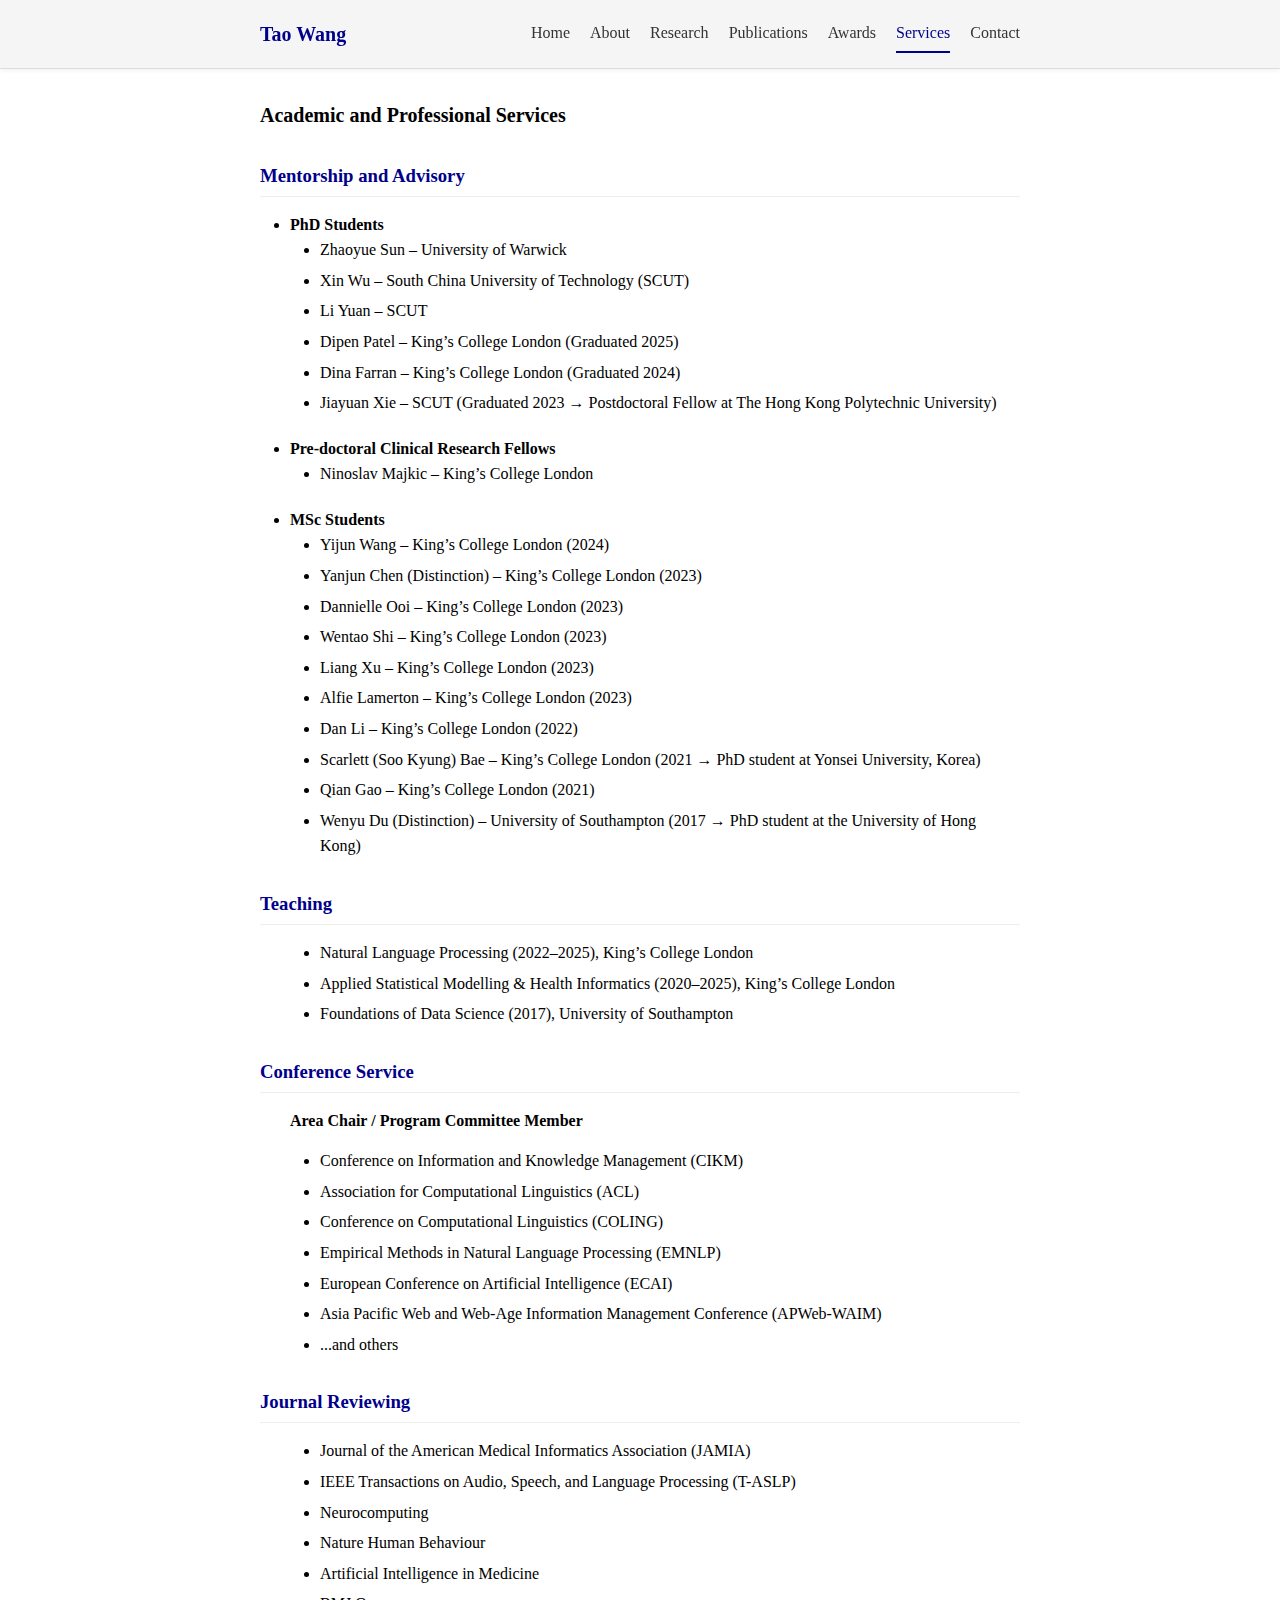
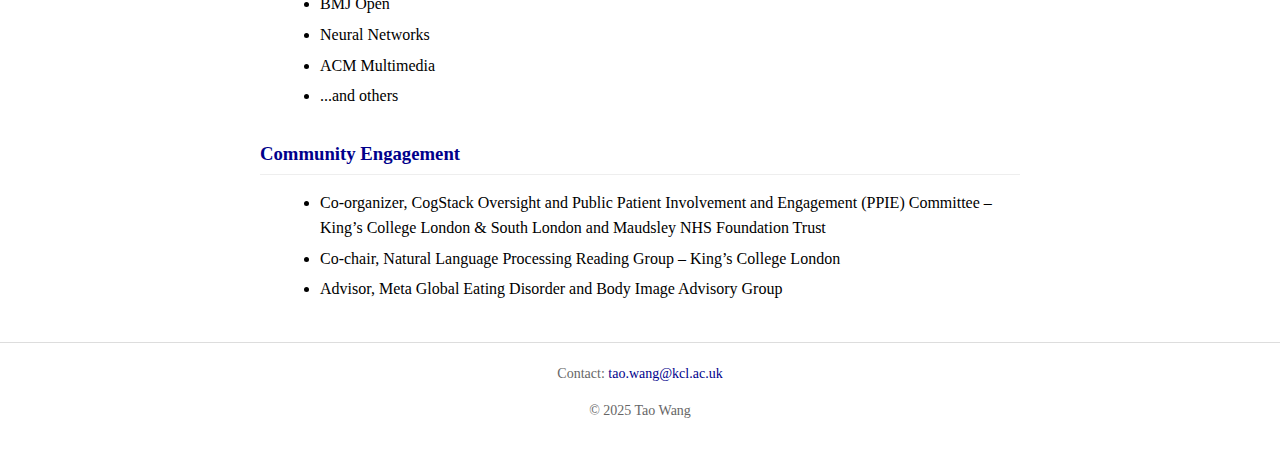
<file: components/services.html>
<!DOCTYPE html>
<html lang="en">
<head>
    <meta charset="UTF-8">
    <meta name="viewport" content="width=device-width, initial-scale=1.0">
    <title>Services - Tao Wang</title>
    <link rel="stylesheet" href="../assets/css/style.css">
    <link rel="stylesheet" href="https://cdnjs.cloudflare.com/ajax/libs/font-awesome/6.5.1/css/all.min.css">
</head>
<body>
    <nav class="top-nav">
        <div class="nav-container container">
            <a href="../index.html" class="brand">Tao Wang</a>
            <ul class="nav-links">
                <li><a href="../index.html">Home</a></li>
                <li><a href="about.html">About</a></li>
                <li><a href="research.html">Research</a></li>
                <li><a href="publications.html">Publications</a></li>
                <li><a href="awards.html">Awards</a></li>
                <li><a href="services.html" class="active">Services</a></li>
                <li><a href="mailto:tao.wang@kcl.ac.uk">Contact</a></li>
            </ul>
        </div>
    </nav>
    
    <main class="main-content">
        <h2>Academic and Professional Services</h2>

        <h3>Mentorship and Advisory</h3>
        <ul>
            <li><strong>PhD Students</strong>
                <ul>
                    <li>Zhaoyue Sun – University of Warwick</li>
                    <li>Xin Wu – South China University of Technology (SCUT)</li>
                    <li>Li Yuan – SCUT</li>
                    <li>Dipen Patel – King’s College London (Graduated 2025)</li>
                    <li>Dina Farran – King’s College London (Graduated 2024)</li>
                    <li>Jiayuan Xie – SCUT (Graduated 2023 → Postdoctoral Fellow at The Hong Kong Polytechnic University)</li>
                </ul>
            </li>

            <li><strong>Pre-doctoral Clinical Research Fellows</strong>
                <ul>
                    <li>Ninoslav Majkic – King’s College London</li>
                </ul>
            </li>

            <li><strong>MSc Students</strong>
                <ul>
                    <li>Yijun Wang – King’s College London (2024)</li>
                    <li>Yanjun Chen (Distinction) – King’s College London (2023)</li>
                    <li>Dannielle Ooi – King’s College London (2023)</li>
                    <li>Wentao Shi – King’s College London (2023)</li>
                    <li>Liang Xu – King’s College London (2023)</li>
                    <li>Alfie Lamerton – King’s College London (2023)</li>
                    <li>Dan Li – King’s College London (2022)</li>
                    <li>Scarlett (Soo Kyung) Bae – King’s College London (2021 → PhD student at Yonsei University, Korea)</li>
                    <li>Qian Gao – King’s College London (2021)</li>
                    <li>Wenyu Du (Distinction) – University of Southampton (2017 → PhD student at the University of Hong Kong)</li>
                </ul>
            </li>
        </ul>

        <h3>Teaching</h3>
        <ul>
        <ul>
            <li>Natural Language Processing (2022–2025), King’s College London</li>
            <li>Applied Statistical Modelling & Health Informatics (2020–2025), King’s College London</li>
            <li>Foundations of Data Science (2017), University of Southampton</li>
        </ul>
    </ul>

        <h3>Conference Service</h3>
        <ul>
        <p><strong>Area Chair / Program Committee Member</strong></p>
        <ul>
            <li>Conference on Information and Knowledge Management (CIKM)</li>
            <li>Association for Computational Linguistics (ACL)</li>
            <li>Conference on Computational Linguistics (COLING)</li>
            <li>Empirical Methods in Natural Language Processing (EMNLP)</li>
            <li>European Conference on Artificial Intelligence (ECAI)</li>
            <li>Asia Pacific Web and Web-Age Information Management Conference (APWeb-WAIM)</li>
            <li>...and others</li>
        </ul>
    </ul>

        <h3>Journal Reviewing</h3>
        <ul>
        <ul>
            <li>Journal of the American Medical Informatics Association (JAMIA)</li>
            <li>IEEE Transactions on Audio, Speech, and Language Processing (T-ASLP)</li>
            <li>Neurocomputing</li>
            <li>Nature Human Behaviour</li>
            <li>Artificial Intelligence in Medicine</li>
            <li>BMJ Open</li>
            <li>Neural Networks</li>
            <li>ACM Multimedia</li>
            <li>...and others</li>
        </ul>
    </ul>

        <h3>Community Engagement</h3>
        <ul>
            <ul>
                <li>Co-organizer, CogStack Oversight and Public Patient Involvement and Engagement (PPIE) Committee – King’s College London & South London and Maudsley NHS Foundation Trust</li>
                <li>Co-chair, Natural Language Processing Reading Group – King’s College London</li>
                <li>Advisor, Meta Global Eating Disorder and Body Image Advisory Group</li>
            </ul>
        </ul>
    </main>

    <footer>
        <p>Contact: <a href="mailto:tao.wang@kcl.ac.uk">tao.wang@kcl.ac.uk</a></p>
        <p>© 2025 Tao Wang</p>
    </footer>
    <script src="../assets/js/main.js"></script>
</body>
</html>
</file>
<file: assets/css/style.css>
/* Navigation bar and hero section styles */

/* Basic reset and common styles */
* {
  margin: 0;
  padding: 0;
  box-sizing: border-box;
}

body {
  font-family: Georgia, serif;
  font-size: 16px;
  line-height: 1.6;
  color: #000;
  background-color: #fff;
  margin: 0;
  padding: 0;
}

.container {
  max-width: 800px;
  margin: 0 auto;
  padding: 0 20px;
}

/* Smooth scrolling for anchor links */
html {
  scroll-behavior: smooth;
}

/* Navigation bar */
.top-nav {
  background-color: #f5f5f5;
  border-bottom: 1px solid #ddd;
  padding: 15px 0;
  position: sticky;
  top: 0;
  z-index: 100;
  box-shadow: 0 2px 4px rgba(0,0,0,0.05);
}

.nav-container {
  display: flex;
  align-items: center;
  justify-content: space-between;
}

.brand {
  text-decoration: none;
  color: #00008b;
  font-weight: bold;
  font-size: 20px;
}

.nav-links {
  display: flex;
  list-style: none;
  align-items: center; /* Align items vertically in the center */
  margin: 0; /* Remove default margins */
  padding: 0; /* Remove default padding */
}

.nav-links li {
  margin: 0 0 0 20px; /* Reset vertical margins and keep horizontal spacing */
  padding: 0; /* Remove padding */
}

.nav-links a {
  text-decoration: none;
  color: #333;
  padding: 5px 0; /* Even padding above and below text */
  display: inline-block; /* Make sure the element respects padding */
  border-bottom: 2px solid transparent; /* Pre-allocate space for hover effect */
  transition: var(--transition);
}

.nav-links a:hover, .nav-links a.active {
  color: #00008b;
  border-bottom: 2px solid #00008b;
}

/* Hero section - adjusted to be more condensed */
.hero {
  padding: 25px 0; /* Reduced from 40px to 25px */
  background-color: #f9f9f9;
  border-bottom: 1px solid #ddd;
}

.hero-content {
  display: flex;
  flex-wrap: wrap;
  align-items: center;
  gap: 15px; /* Reduced from 20px to 15px */
}

.profile-image-container {
  flex: 0 0 180px; /* Reduced from 200px to 180px */
}

.profile-image {
  width: 180px; /* Reduced from 200px to 180px */
  height: 180px; /* Reduced from 200px to 180px */
  border-radius: 50%;
  border: 2px solid #ddd;
  object-fit: cover; /* This ensures the image maintains proper proportions */
  object-position: center; /* Centers the image within the container */
}

.profile-info {
  flex: 1;
  min-width: 300px;
}

.profile-info h1 {
  font-size: 22px; /* Reduced from 24px */
  margin-bottom: 8px; /* Reduced from 10px */
}

.profile-info p {
  margin-bottom: 10px; /* Reduced from 15px */
  line-height: 1.4; /* Added to make text more compact */
}

/* Profile links styling - made more compact */
.profile-links {
  display: flex;
  justify-content: center;
  gap: 12px; /* Reduced from 15px */
  margin-top: 10px; /* Reduced from 15px */
}

/* Enhanced profile links with visual feedback */
.profile-links a {
  display: flex;
  align-items: center;
  justify-content: center;
  width: 36px;
  height: 36px;
  border-radius: 50%;
  background-color: #f5f5f5;
  color: #00008b;
  transition: all 0.3s ease;
}

.profile-links a:hover {
  transform: translateY(-3px);
  background-color: #00008b;
  color: #fff;
  box-shadow: 0 5px 15px rgba(0, 0, 139, 0.2);
}

/* Section styles */
main .main-content section {
  margin-bottom: 40px;
  scroll-margin-top: 70px; /* Increased from 60px to account for the nav bar height plus some padding */
}

main .main-content section h2 {
  font-size: 24px;
  margin-bottom: 20px;
  color: #00008b;
}

main .main-content section ul {
  list-style-type: disc;
  padding-left: 20px;
}

main .main-content section ul li {
  margin-bottom: 10px;
}

/* Subtle arrow animations for section links */
.main-content section a[href$="→"] {
  position: relative;
  padding-right: 22px;
  font-weight: 500;
  transition: all 0.3s ease;
}

.main-content section a[href$="→"]:after {
  content: "→";
  position: absolute;
  right: 0;
  opacity: 0.7;
  transition: all 0.3s ease;
}

.main-content section a[href$="→"]:hover:after {
  transform: translateX(5px);
  opacity: 1;
}

/* Focus states for accessibility */
a:focus, button:focus {
  outline: 2px solid #00008b;
  outline-offset: 2px;
}

/* Subtle link hover effects */
.main-content a:not([href$="→"]) {
  position: relative;
  transition: color 0.2s;
}

.main-content a:not([href$="→"]):after {
  content: '';
  position: absolute;
  width: 100%;
  height: 1px;
  bottom: 0;
  left: 0;
  background-color: #00008b;
  transform: scaleX(0);
  transition: transform 0.3s ease;
}

.main-content a:not([href$="→"]):hover:after {
  transform: scaleX(1);
}

/* Remove red color for the collaboration text */
#about p {
  color: inherit;
}

/* Highlight the collaboration opportunities text */
.collaboration-text {
  border-left: 3px solid #00008b;
  padding-left: 10px;
  background-color: #f9f9f9;
  padding: 10px 15px;
  margin: 15px 0;
  border-radius: 0 4px 4px 0;
}

/* Keeping other existing styles */
h2 {
  font-size: 20px;
  margin-top: 30px;
  margin-bottom: 10px;
  font-weight: bold;
}

h3 {
  color: #00008b;
  margin-top: 30px;
  margin-bottom: 15px;
  padding-bottom: 5px;
  border-bottom: 1px solid #eee;
}

p {
  margin-bottom: 15px;
}

a {
  color: #00008b;
  text-decoration: none;
}

a:hover {
  text-decoration: underline;
}

ul {
  list-style-type: disc;
  padding-left: 30px;
  margin-bottom: 20px;
}

ul li {
  margin-bottom: 5px;
}

/* Publications list styles */
.publication-list {
  margin-bottom: 30px;
  list-style-type: none;
  padding-left: 0;
}

.publication-list li {
  margin-bottom: 15px;
  padding-left: 20px;
  position: relative;
  text-indent: -20px;
  line-height: 1.5;
}

.publication-list li:before {
  content: "•";
  position: relative;
  left: -8px;
  color: #00008b;
}

.awards-list li {
  margin-bottom: 10px;
}

.main-content {
  max-width: 800px;
  margin: 0 auto;
  padding: 0 20px;
}

footer {
  text-align: center;
  margin-top: 40px;
  padding: 20px 0;
  border-top: 1px solid #ddd;
  font-size: 14px;
  color: #666;
}

@media (max-width: 600px) {
  .hero-content {
    flex-direction: column;
    text-align: center;
  }

  .profile-image-container {
    margin: 0 auto;
  }

  .nav-container {
    flex-direction: column;
  }

  .nav-links {
    margin-top: 15px;
    justify-content: center;
    width: 100%; /* Full width for better spacing */
    flex-wrap: wrap; /* Allow wrapping on small screens */
  }

  .nav-links li {
    margin: 5px 10px; /* Even spacing around each item */
  }
}
</file>
